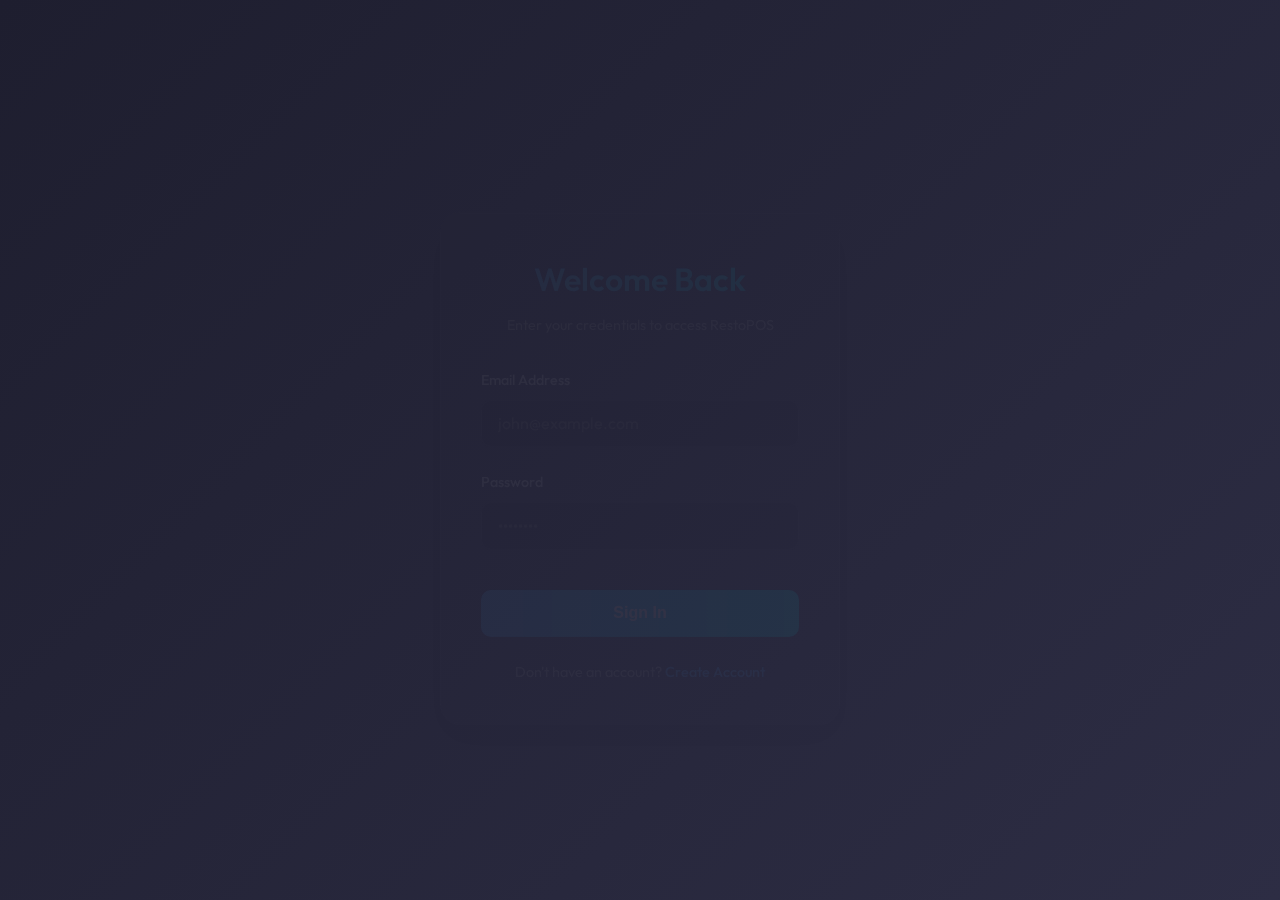
<file: E-bill Application/chatgpt-ebill/index.html>
<!DOCTYPE html>
<html lang="en">

<head>
  <meta charset="UTF-8" />
  <meta name="viewport" content="width=device-width, initial-scale=1.0" />
  <title>M-POS</title>
  <link rel="stylesheet" href="css/style.css">
</head>

<body>

  <header class="navbar">
    <h2 class="logo">M-POS</h2>
    <nav>
      <a href="index.html">POS</a>
      <a href="dashboard.html">Dashboard</a>
      <a href="expenses.html">Expenses</a>
      <a href="products.html">Products</a>
      <a href="reports.html">Reports</a>
      <a href="transactions.html">Transactions</a>
      <div class="profile-container">
        <div class="profile-icon" id="profileIcon">👤</div>
        <div class="profile-dropdown" id="profileDropdown">
          <div class="dropdown-item" id="userNameDisplay">Name</div>
          <div class="dropdown-divider"></div>
          <div class="dropdown-item" onclick="logout()">Logout</div>
        </div>
      </div>
    </nav>
  </header>

  <main class="pos-container">

    <!-- Products -->
    <section class="menu">
      <div class="search-wrapper">
        <input type="text" placeholder="Search menu items..." id="searchMenu" class="search-input">
      </div>

      <div id="categoryNav" class="category-nav"></div>

      <div id="favoritesSection" class="favorites-section hidden">
        <div class="section-header">
          <span>⭐</span> Popular Items
        </div>
        <div id="favoritesGrid" class="favorites-grid"></div>
      </div>

      <div id="productGrid" class="grid"></div>
    </section>

    <!-- Billing -->
    <aside class="bill">
      <h3>Current Order</h3>

      <div id="billItems" class="bill-items"></div>

      <div class="customer-section">
        <div class="section-title">
          <span>👤</span> Customer Details
        </div>
        <div class="input-group">
          <label for="customerName">Name</label>
          <input type="text" id="customerName" placeholder="Enter customer name">
        </div>
        <div class="input-group">
          <label for="customerPhone">Phone / WhatsApp</label>
          <input type="tel" id="customerPhone" placeholder="Enter phone number">
        </div>
      </div>

      <div class="summary">
        <p>Subtotal <span id="subTotal">₹0</span></p>
        <p id="gstRow">GST (<span id="gstPercentLabel">5</span>%) <span id="gst">₹0</span></p>
        <p id="serviceRow">Service (<span id="servicePercentLabel">5</span>%) <span id="service">₹0</span></p>
        <h2>Total <span id="total">₹0</span></h2>
      </div>

      <div class="payment">
        <button onclick="generateBill('CASH')" class="pay-btn cash">Cash</button>
        <button onclick="generateBill('UPI')" class="pay-btn upi">UPI</button>
        <button onclick="generateBill('CARD')" class="pay-btn card">Card</button>
        <div class="platform-btns">
          <button onclick="setPlatform('Direct')" class="platform-btn active" id="platform-Direct">Direct</button>
          <button onclick="setPlatform('Zomato')" class="platform-btn" id="platform-Zomato">Zomato</button>
          <button onclick="setPlatform('Swiggy')" class="platform-btn" id="platform-Swiggy">Swiggy</button>
        </div>
        <button onclick="clearCart()" class="pay-btn clear">Clear</button>
      </div>
    </aside>

  </main>

  <!-- Bill Preview -->
  <div id="billModal" class="modal">
    <div class="bill-preview">
      <div class="PaymentClass">
        <h3>Bill Preview</h3>
        <pre id="billText"></pre>
      </div>
      <div class="modal-buttons">
        <button onclick="printBill()" class="print-btn">Print</button>
        <button onclick="closeModal()" class="close-btn">Close</button>
      </div>
    </div>
  </div>

  <script src="js/api.js"></script>
  <script src="js/common.js"></script>
  <script src="js/pos.js"></script>
</body>

</html>
</file>
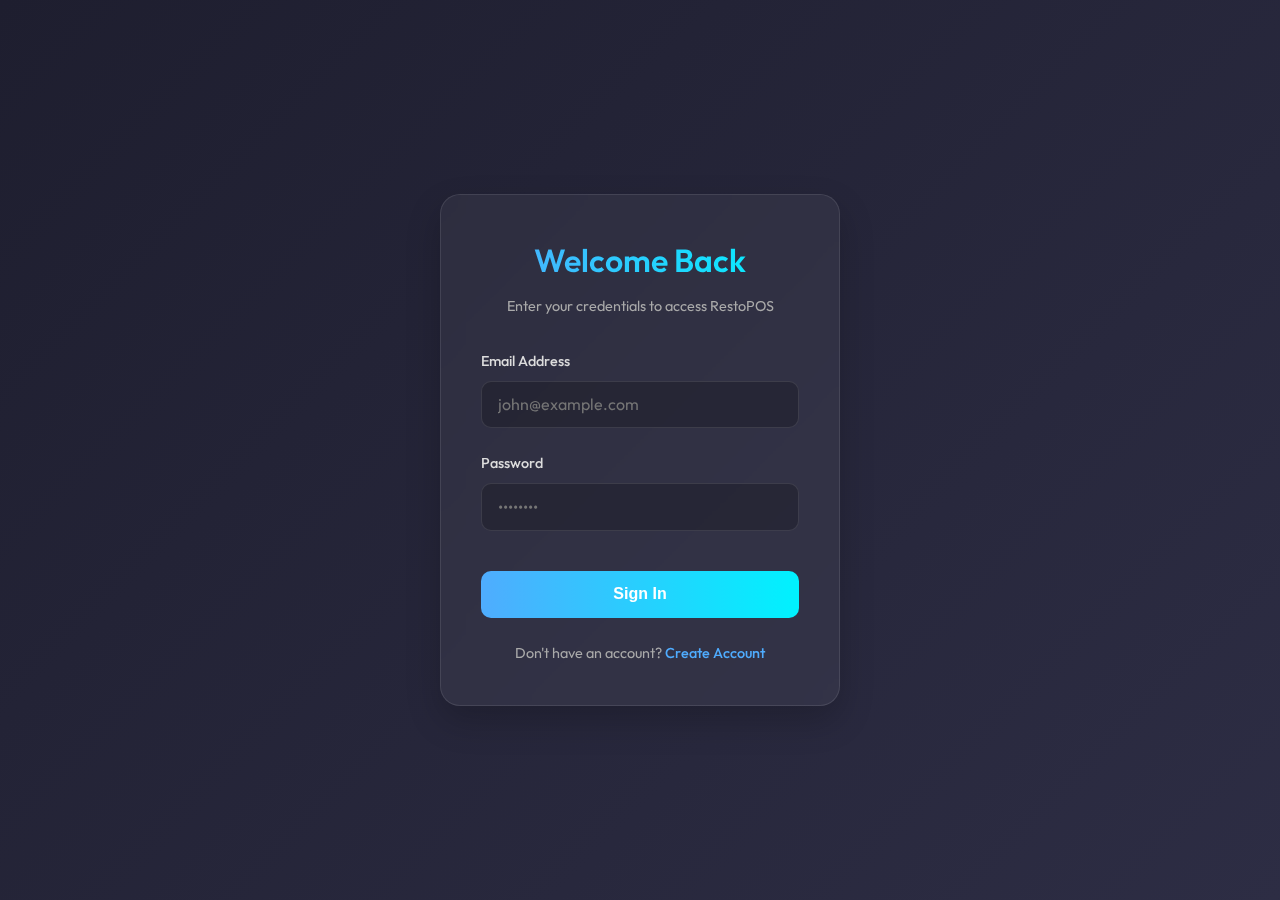
<file: E-bill Application/chatgpt-ebill/login.html>
<!DOCTYPE html>
<html lang="en">

<head>
    <meta charset="UTF-8">
    <meta name="viewport" content="width=device-width, initial-scale=1.0">
    <title>Login - M-POS</title>
    <link href="https://fonts.googleapis.com/css2?family=Outfit:wght@300;400;500;600;700&display=swap" rel="stylesheet">
    <link rel="stylesheet" href="css/style.css">
    <style>
        body {
            display: flex;
            justify-content: center;
            align-items: center;
            min-height: 100vh;
            background: linear-gradient(135deg, #1e1e2f 0%, #2d2d44 100%);
            margin: 0;
            font-family: 'Outfit', sans-serif;
            color: #fff;
        }

        .auth-container {
            background: rgba(255, 255, 255, 0.05);
            backdrop-filter: blur(10px);
            padding: 2.5rem;
            border-radius: 20px;
            border: 1px solid rgba(255, 255, 255, 0.1);
            width: 100%;
            max-width: 400px;
            box-shadow: 0 15px 35px rgba(0, 0, 0, 0.2);
            animation: fadeIn 0.5s ease-out;
        }

        @keyframes fadeIn {
            from {
                opacity: 0;
                transform: translateY(20px);
            }

            to {
                opacity: 1;
                transform: translateY(0);
            }
        }

        .auth-header {
            text-align: center;
            margin-bottom: 2rem;
        }

        .auth-header h1 {
            font-size: 2rem;
            font-weight: 600;
            margin: 0 0 0.5rem 0;
            background: linear-gradient(to right, #4facfe 0%, #00f2fe 100%);
            -webkit-background-clip: text;
            -webkit-text-fill-color: transparent;
        }

        .auth-header p {
            color: #aaa;
            margin: 0;
            font-size: 0.9rem;
        }

        .form-group {
            margin-bottom: 1.5rem;
        }

        .form-group label {
            display: block;
            margin-bottom: 0.5rem;
            font-weight: 500;
            color: #ddd;
            font-size: 0.9rem;
        }

        .form-group input {
            width: 100%;
            padding: 0.8rem 1rem;
            background: rgba(0, 0, 0, 0.2);
            border: 1px solid rgba(255, 255, 255, 0.1);
            border-radius: 10px;
            color: #fff;
            font-size: 1rem;
            font-family: inherit;
            transition: all 0.3s ease;
            box-sizing: border-box;
        }

        .form-group input:focus {
            outline: none;
            border-color: #4facfe;
            background: rgba(0, 0, 0, 0.3);
            box-shadow: 0 0 0 4px rgba(79, 172, 254, 0.1);
        }

        .btn-primary {
            width: 100%;
            padding: 0.9rem;
            border: none;
            border-radius: 10px;
            background: linear-gradient(90deg, #4facfe 0%, #00f2fe 100%);
            color: #fff;
            font-size: 1rem;
            font-weight: 600;
            cursor: pointer;
            transition: transform 0.2s ease, box-shadow 0.2s ease;
            margin-top: 1rem;
        }

        .btn-primary:hover {
            transform: translateY(-2px);
            box-shadow: 0 5px 15px rgba(79, 172, 254, 0.4);
        }

        .btn-primary:active {
            transform: translateY(0);
        }

        .auth-footer {
            text-align: center;
            margin-top: 1.5rem;
            font-size: 0.9rem;
            color: #aaa;
        }

        .auth-footer a {
            color: #4facfe;
            text-decoration: none;
            font-weight: 500;
            transition: color 0.3s ease;
        }

        .auth-footer a:hover {
            color: #00f2fe;
            text-decoration: underline;
        }

        .error-message {
            background: rgba(255, 87, 87, 0.1);
            color: #ff5757;
            padding: 0.8rem;
            border-radius: 8px;
            margin-bottom: 1.5rem;
            font-size: 0.9rem;
            display: none;
            border: 1px solid rgba(255, 87, 87, 0.2);
            display: flex;
            align-items: center;
            gap: 8px;
        }

        .hidden {
            display: none !important;
        }
    </style>
</head>

<body>
    <div class="auth-container">
        <div class="auth-header">
            <h1>Welcome Back</h1>
            <p>Enter your credentials to access RestoPOS</p>
        </div>

        <div id="loginError" class="error-message hidden">
            <svg width="20" height="20" viewBox="0 0 24 24" fill="none" stroke="currentColor" stroke-width="2">
                <circle cx="12" cy="12" r="10"></circle>
                <line x1="12" y1="8" x2="12" y2="12"></line>
                <line x1="12" y1="16" x2="12.01" y2="16"></line>
            </svg>
            <span id="errorMessageText">Invalid email or password</span>
        </div>

        <form id="loginForm" onsubmit="handleLogin(event)">
            <div class="form-group">
                <label for="email">Email Address</label>
                <input type="email" id="email" name="email" placeholder="john@example.com" required>
            </div>

            <div class="form-group">
                <label for="password">Password</label>
                <input type="password" id="password" name="password" placeholder="••••••••" required>
            </div>

            <button type="submit" class="btn-primary" id="loginBtn">Sign In</button>
        </form>

        <div class="auth-footer">
            Don't have an account? <a href="signup.html">Create Account</a>
        </div>
    </div>

    <script src="js/api.js"></script>
    <script>
        async function handleLogin(e) {
            e.preventDefault();
            const email = document.getElementById('email').value;
            const password = document.getElementById('password').value;
            const btn = document.getElementById('loginBtn');
            const errorDiv = document.getElementById('loginError');

            // Reset error
            errorDiv.classList.add('hidden');

            // Loading state
            const originalText = btn.innerText;
            btn.innerText = 'Signing In...';
            btn.disabled = true;

            try {
                const result = await login(email, password);
                if (result.token) {
                    window.location.href = 'index.html'; // Or dashboard.html
                } else {
                    throw new Error(result.error || 'Login failed');
                }
            } catch (err) {
                console.error(err);
                document.getElementById('errorMessageText').innerText = err.message || 'Invalid credentials';
                errorDiv.classList.remove('hidden');
                // Shake animation for error
                const container = document.querySelector('.auth-container');
                container.animate([
                    { transform: 'translateX(0)' },
                    { transform: 'translateX(-5px)' },
                    { transform: 'translateX(5px)' },
                    { transform: 'translateX(0)' }
                ], { duration: 300 });
            } finally {
                btn.innerText = originalText;
                btn.disabled = false;
            }
        }

        // Check if already logged in
        if (checkAuth()) {
            window.location.href = 'index.html';
        }
    </script>
</body>

</html>
</file>
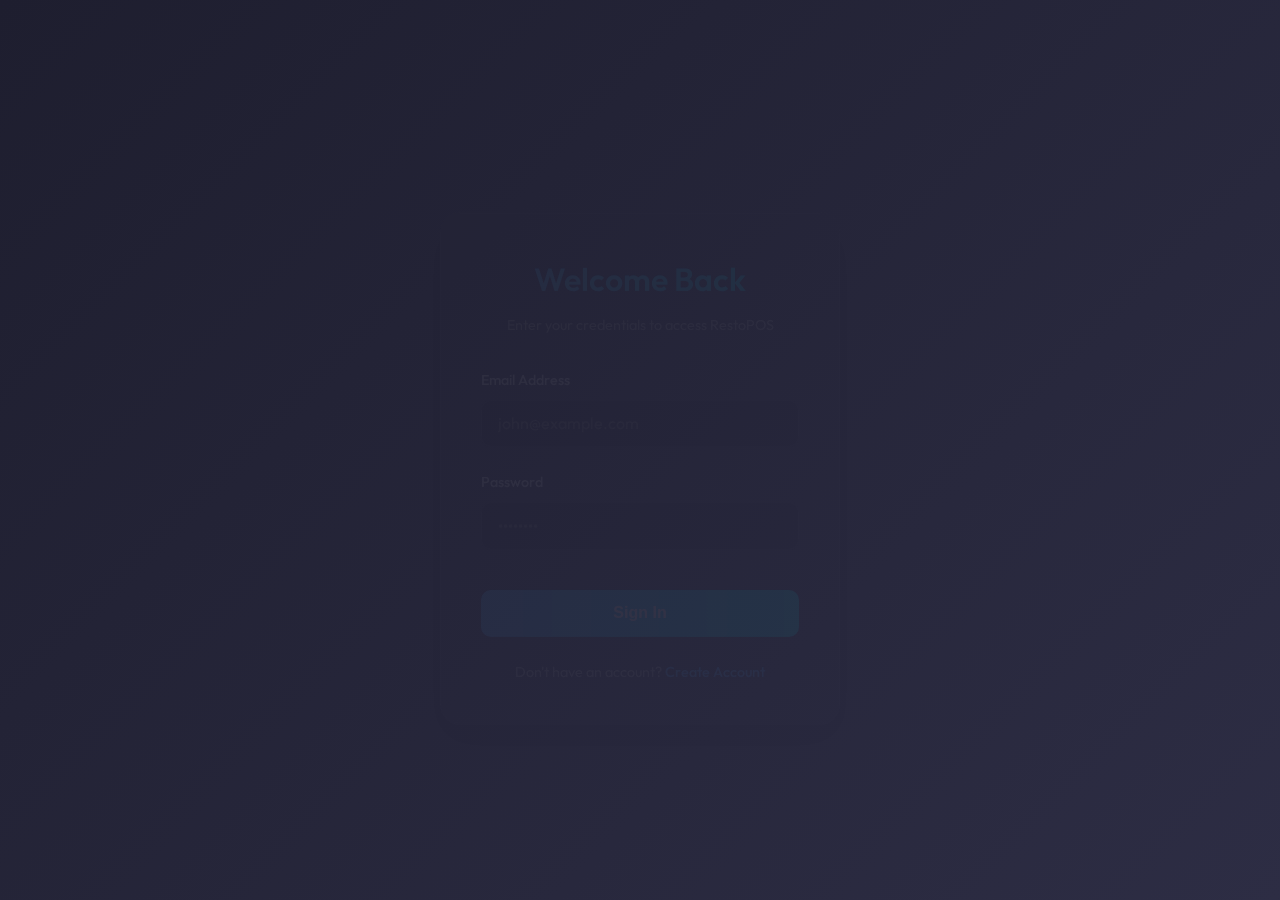
<file: E-bill Application/chatgpt-ebill/products.html>
<!DOCTYPE html>
<html lang="en">

<head>
  <meta charset="UTF-8" />
  <meta name="viewport" content="width=device-width, initial-scale=1.0" />
  <title>Products - M-POS</title>
  <link rel="stylesheet" href="css/style.css">
</head>

<body>

  <header class="navbar">
    <h2 class="logo">M-POS</h2>
    <nav>
      <a href="index.html">POS</a>
      <a href="dashboard.html">Dashboard</a>
      <a href="expenses.html">Expenses</a>
      <a class="active">Products</a>
      <a href="reports.html">Reports</a>
      <a href="transactions.html">Transactions</a>
      <div class="profile-container">
        <div class="profile-icon" id="profileIcon">👤</div>
        <div class="profile-dropdown" id="profileDropdown">
          <div class="dropdown-item" id="userNameDisplay">Name</div>
          <div class="dropdown-divider"></div>
          <div class="dropdown-item" onclick="logout()">Logout</div>
        </div>
      </div>
    </nav>
  </header>

  <main class="products-container">
    <div class="products-header">
      <h1>Products</h1>
      <div class="header-actions">
        <button onclick="showAddProductModal()" class="add-btn">
          <span></span> Add Product
        </button>
        <button onclick="showManageCategoriesModal()" class="add-btn secondary">
          <span>📁</span> Manage Categories
        </button>
      </div>
    </div>

    <div class="search-wrapper">
      <input type="text" placeholder="Search products..." id="searchProducts" class="search-input">
    </div>

    <div id="productsList" class="products-grid"></div>
  </main>

  <!-- Add Product Modal -->
  <div id="productModal" class="modal">
    <div class="modal-content">
      <div class="modal-header">
        <h3 id="modalTitle">📦 Add Product</h3>
        <span class="close" onclick="closeProductModal()">&times;</span>
      </div>
      <form id="productForm">
        <input type="hidden" id="productId">
        <div class="input-group">
          <label for="productName">Product Name</label>
          <input type="text" id="productName" placeholder="Enter product name" required>
        </div>
        <div class="input-group">
          <label for="productPrice">Price (₹)</label>
          <input type="number" id="productPrice" placeholder="Enter price" step="0.01" required>
        </div>
        <div class="input-group">
          <label for="productCategory">Category</label>
          <select id="productCategory" required></select>
        </div>
        <input type="hidden" id="productIsFavorite" value="false">
        <div class="modal-buttons">
          <button type="submit" class="save-btn">Save</button>
          <button type="button" onclick="closeProductModal()" class="close-btn">Cancel</button>
        </div>
      </form>
    </div>
  </div>

  <!-- Category Management Modal -->
  <div id="categoryModal" class="modal">
    <div class="modal-content">
      <div class="modal-header">
        <h3 id="categoryModalTitle">📁 Manage Categories</h3>
        <span class="close" onclick="closeManageCategoriesModal()">&times;</span>
      </div>
      <div class="category-manager">
        <div class="input-group" style="margin-bottom: 1.5rem;">
          <label>Add New Category</label>
          <div style="display: flex; gap: 0.75rem;">
            <input type="text" id="newCategoryName" placeholder="e.g. Beverages" style="flex: 1;">
            <button onclick="handleAddCategory()" class="add-btn"
              style="padding: 0 1.5rem; border-radius: 0.75rem;">Add</button>
          </div>
        </div>
        <div id="categoryListContainer" style="max-height: 200px; overflow-y: auto; margin-bottom: 1rem;">
          <!-- Category items will be rendered here -->
        </div>
      </div>
      <div class="modal-buttons">
        <button type="button" onclick="closeManageCategoriesModal()" class="close-btn">Close</button>
      </div>
    </div>
  </div>

  <script src="js/api.js"></script>
  <script src="js/common.js"></script>
  <script src="js/products.js"></script>
</body>

</html>
</file>
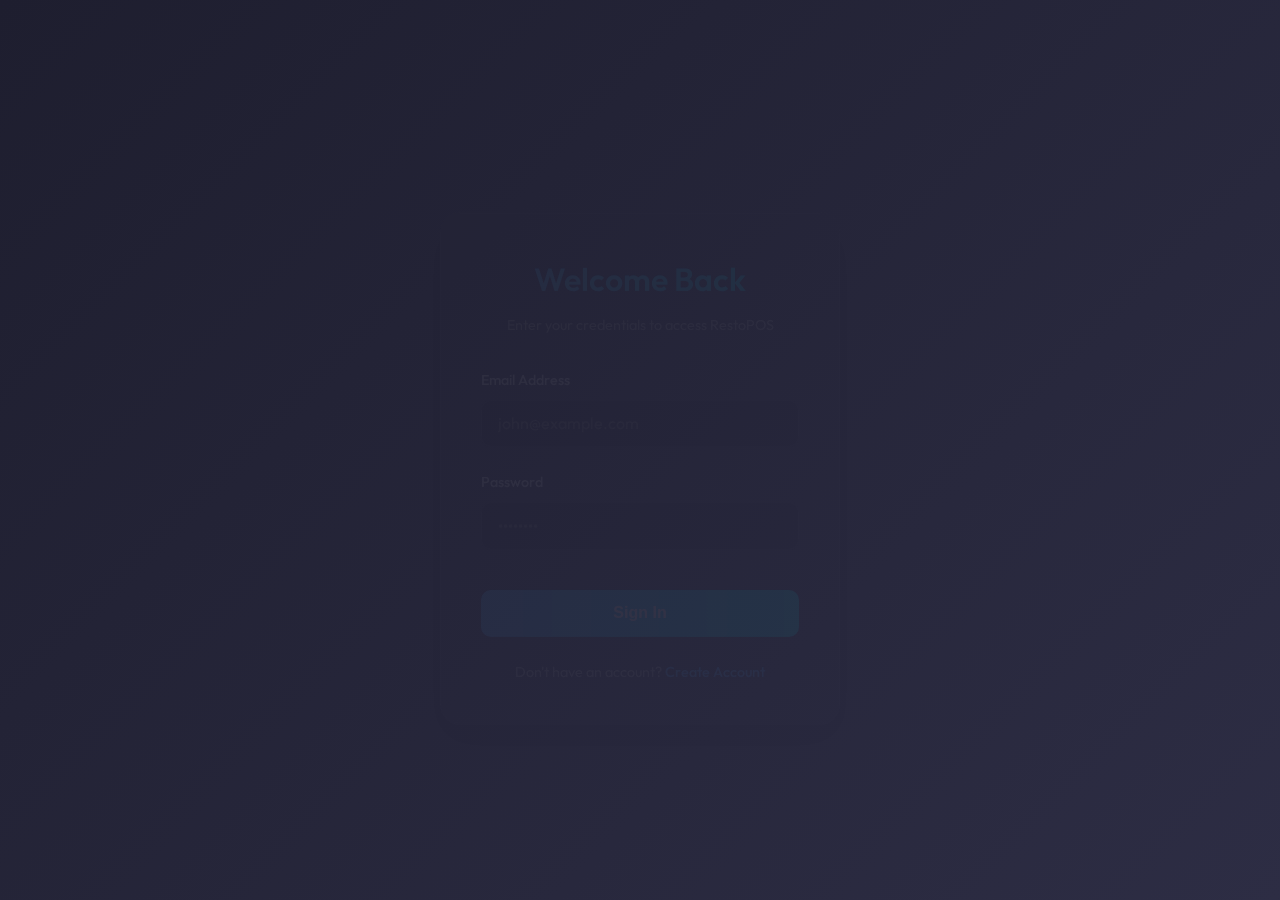
<file: E-bill Application/chatgpt-ebill/reports.html>
<!DOCTYPE html>
<html lang="en">

<head>
    <meta charset="UTF-8">
    <meta name="viewport" content="width=device-width, initial-scale=1.0">
    <title>Report Settings - M-POS</title>
    <link rel="stylesheet" href="css/style.css">
    <style>
        .reports-container {
            padding: 2rem;
            max-width: 1200px;
            margin: 0 auto;
        }

        .table-container {
            overflow-x: auto;
            margin-top: 1rem;
        }

        table {
            width: 100%;
            border-collapse: collapse;
            margin-top: 1rem;
            background: rgba(30, 41, 59, 0.4);
            border-radius: 0.75rem;
            overflow: hidden;
        }

        th,
        td {
            padding: 1.25rem;
            text-align: left;
            border-bottom: 1px solid var(--border);
        }

        th {
            background: rgba(15, 23, 42, 0.6);
            color: var(--text-muted);
            font-weight: 600;
            text-transform: uppercase;
            font-size: 0.8rem;
            letter-spacing: 0.05em;
        }

        .small {
            padding: 0.5rem !important;
            font-size: 0.85rem !important;
        }

        .toast {
            position: fixed;
            bottom: 2rem;
            right: 2rem;
            padding: 1rem 2rem;
            border-radius: 0.75rem;
            color: white;
            font-weight: 500;
            box-shadow: var(--shadow-xl);
            z-index: 1000;
            transition: all 0.3s;
            transform: translateY(0);
        }

        .toast.success {
            background: #10b981;
            border-left: 4px solid #059669;
        }

        .toast.error {
            background: #ef4444;
            border-left: 4px solid #dc2626;
        }

        .toast.hidden {
            opacity: 0;
            transform: translateY(100%);
            pointer-events: none;
        }

        /* Settings Layout */
        .settings-grid {
            display: grid;
            grid-template-columns: repeat(auto-fit, minmax(300px, 1fr));
            gap: 1.5rem;
            margin-top: 1.5rem;
        }

        .setting-card {
            background: rgba(30, 41, 59, 0.4);
            border: 1px solid var(--border);
            padding: 1.5rem;
            border-radius: 1rem;
            display: flex;
            justify-content: space-between;
            align-items: center;
        }

        .setting-info strong {
            display: block;
            font-size: 1.1rem;
            color: var(--text);
            margin-bottom: 0.25rem;
        }

        .setting-controls {
            display: flex;
            align-items: center;
            gap: 1.5rem;
        }

        .input-with-label {
            display: flex;
            align-items: center;
            gap: 0.5rem;
            color: var(--text-muted);
        }

        .small-input {
            width: 60px;
            padding: 0.4rem;
            background: var(--bg-dark);
            border: 1px solid var(--border);
            color: var(--text);
            border-radius: 0.5rem;
            text-align: center;
        }

        .save-settings-row {
            margin-top: 1.5rem;
            display: flex;
            justify-content: flex-end;
        }

        /* Switch Style */
        .switch {
            position: relative;
            display: inline-block;
            width: 50px;
            height: 26px;
        }

        .switch input {
            opacity: 0;
            width: 0;
            height: 0;
        }

        .slider {
            position: absolute;
            cursor: pointer;
            top: 0;
            left: 0;
            right: 0;
            bottom: 0;
            background-color: #334155;
            transition: .4s;
            border-radius: 34px;
        }

        .slider:before {
            position: absolute;
            content: "";
            height: 18px;
            width: 18px;
            left: 4px;
            bottom: 4px;
            background-color: white;
            transition: .4s;
            border-radius: 50%;
        }

        input:checked+.slider {
            background-color: var(--primary);
        }

        input:checked+.slider:before {
            transform: translateX(24px);
        }

        /* Table Icons */
        .action-icon {
            cursor: pointer;
            font-size: 1.2rem;
            margin-right: 0.5rem;
            color: var(--text-muted);
            transition: color 0.2s;
        }

        .action-icon:hover {
            color: var(--primary);
        }

        .run-icon {
            color: #10b981;
        }

        .run-icon:hover {
            color: #059669;
        }

        .refined-table tr:hover {
            background: rgba(255, 255, 255, 0.03);
        }
    </style>
</head>

<body>
    <header class="navbar">
        <h2 class="logo">M-POS</h2>
        <nav>
            <a href="index.html">POS</a>
            <a href="dashboard.html">Dashboard</a>
            <a href="expenses.html">Expenses</a>
            <a href="products.html">Products</a>
            <a class="active">Reports</a>
            <a href="transactions.html">Transactions</a>
            <div class="profile-container">
                <div class="profile-icon" id="profileIcon">👤</div>
                <div class="profile-dropdown" id="profileDropdown">
                    <div class="dropdown-item" id="userNameDisplay">Name</div>
                    <div class="dropdown-divider"></div>
                    <div class="dropdown-item" onclick="logout()">Logout</div>
                </div>
            </div>
        </nav>
    </header>

    <main class="reports-container">
        <div id="settingsSection">
            <div class="reports-header">
                <h1>Report Configuration</h1>
            </div>

            <!-- Global Tax & Charges Configuration -->
            <section class="dashboard-section">
                <div class="section-header-row">
                    <h2>Tax, Charges & Restaurant Details</h2>
                </div>
                <div class="settings-grid">
                    <div class="setting-card">
                        <div class="setting-info">
                            <strong>GST Configuration</strong>
                            <p class="description">Enable or disable GST globally</p>
                        </div>
                        <div class="setting-controls">
                            <label class="switch">
                                <input type="checkbox" id="gstEnabled">
                                <span class="slider round"></span>
                            </label>
                            <div class="input-with-label">
                                <input type="number" id="gstPercentage" placeholder="5" class="small-input text-input">
                                <span>%</span>
                            </div>
                        </div>
                    </div>

                    <div class="setting-card">
                        <div class="setting-info">
                            <strong>Service Charges</strong>
                            <p class="description">Enable or disable service charges</p>
                        </div>
                        <div class="setting-controls">
                            <label class="switch">
                                <input type="checkbox" id="serviceEnabled">
                                <span class="slider round"></span>
                            </label>
                            <div class="input-with-label">
                                <input type="number" id="servicePercentage" placeholder="5"
                                    class="small-input text-input">
                                <span>%</span>
                            </div>
                        </div>
                    </div>
                </div>

                <!-- Restaurant Details Section -->
                <div class="dashboard-section" style="margin-top: 2rem;">
                    <div class="section-header-row">
                        <h2>Restaurant Details</h2>
                        <p class="description" style="color: var(--text-muted);">These details appear at the top of every bill/receipt</p>
                    </div>
                    <div class="settings-grid" style="grid-template-columns: 1fr;">
                        <div class="setting-card" style="flex-direction: column; align-items: flex-start; gap: 1rem;">
                            <div class="setting-info" style="width: 100%;">
                                <strong>Restaurant Information</strong>
                                <p class="description">Configure your restaurant name, address, and phone number</p>
                            </div>
                            <div style="width: 100%; display: flex; flex-direction: column; gap: 1rem;">
                                <input type="text" id="restaurantName" placeholder="Restaurant Name" class="search-input" style="width: 100%; padding: 0.875rem 1rem; font-size: 1rem;">
                                <textarea id="restaurantAddress" placeholder="Address" class="search-input" style="width: 100%; padding: 0.875rem 1rem; font-size: 1rem; min-height: 80px; resize: vertical; font-family: inherit;"></textarea>
                                <input type="text" id="restaurantPhone" placeholder="Phone Number" class="search-input" style="width: 100%; padding: 0.875rem 1rem; font-size: 1rem;">
                            </div>
                        </div>
                    </div>
                </div>
                <div class="save-settings-row"
                    style="margin-top: 1.5rem; display: flex; justify-content: flex-end; gap: 1rem;">
                    <div class="input-group"
                        style="display: flex; gap: 0.5rem; align-items: center; margin-right: auto;">
                        <input type="text" id="reportEmails" placeholder="Recipients (comma-separated)"
                            class="search-input" style="width: 300px;">
                        <button onclick="saveEmails()" class="add-btn small">Save Emails</button>
                    </div>
                    <button onclick="saveGeneralSettings()" class="add-btn">Save Tax Settings</button>
                </div>
            </section>

            <!-- Order Report Schedules -->
            <section class="dashboard-section">
                <div class="section-header-row">
                    <h2>Order Report Schedules</h2>
                    <p class="description" style="color: var(--text-muted); margin-bottom: 1rem;">Configure when order
                        summaries are sent to your email.</p>
                </div>
                <div class="table-container">
                    <table class="refined-table">
                        <thead>
                            <tr>
                                <th>Frequency</th>
                                <th>Status</th>
                                <th>Details</th>
                                <th>Scheduled Time</th>
                                <th>Actions</th>
                            </tr>
                        </thead>
                        <tbody id="orderSchedulesTable">
                            <!-- JS injected -->
                        </tbody>
                    </table>
                </div>
            </section>

            <!-- Expense Report Schedules -->
            <section class="dashboard-section" style="margin-top: 3rem;">
                <div class="section-header-row">
                    <h2>Expense Report Schedules</h2>
                    <p class="description" style="color: var(--text-muted); margin-bottom: 1rem;">Configure when expense
                        summaries are sent to your email.</p>
                </div>
                <div class="table-container">
                    <table class="refined-table">
                        <thead>
                            <tr>
                                <th>Frequency</th>
                                <th>Status</th>
                                <th>Details</th>
                                <th>Scheduled Time</th>
                                <th>Actions</th>
                            </tr>
                        </thead>
                        <tbody id="expenseSchedulesTable">
                            <!-- JS injected -->
                        </tbody>
                    </table>
                </div>
            </section>
        </div>
    </main>

    <!-- Toast Notification -->
    <div id="toast" class="toast hidden"></div>

    <script src="js/api.js"></script>
    <script src="js/common.js"></script>
    <script src="js/reports.js"></script>
</body>

</html>
</file>
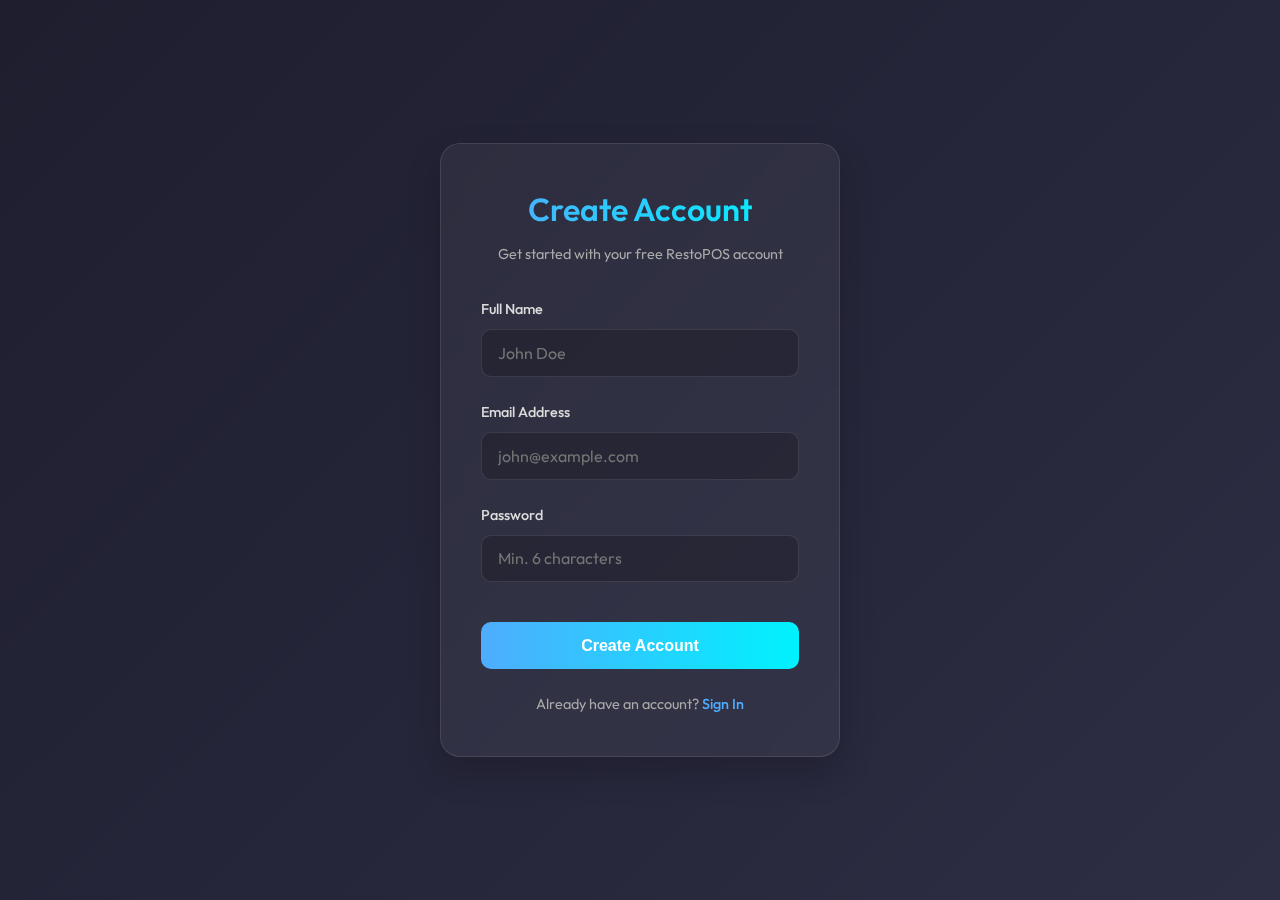
<file: E-bill Application/chatgpt-ebill/signup.html>
<!DOCTYPE html>
<html lang="en">

<head>
    <meta charset="UTF-8">
    <meta name="viewport" content="width=device-width, initial-scale=1.0">
    <title>Sign Up - M-POS</title>
    <link href="https://fonts.googleapis.com/css2?family=Outfit:wght@300;400;500;600;700&display=swap" rel="stylesheet">
    <link rel="stylesheet" href="css/style.css">
    <style>
        body {
            display: flex;
            justify-content: center;
            align-items: center;
            min-height: 100vh;
            background: linear-gradient(135deg, #1e1e2f 0%, #2d2d44 100%);
            margin: 0;
            font-family: 'Outfit', sans-serif;
            color: #fff;
        }

        .auth-container {
            background: rgba(255, 255, 255, 0.05);
            backdrop-filter: blur(10px);
            padding: 2.5rem;
            border-radius: 20px;
            border: 1px solid rgba(255, 255, 255, 0.1);
            width: 100%;
            max-width: 400px;
            box-shadow: 0 15px 35px rgba(0, 0, 0, 0.2);
            animation: fadeIn 0.5s ease-out;
        }

        @keyframes fadeIn {
            from {
                opacity: 0;
                transform: translateY(20px);
            }

            to {
                opacity: 1;
                transform: translateY(0);
            }
        }

        .auth-header {
            text-align: center;
            margin-bottom: 2rem;
        }

        .auth-header h1 {
            font-size: 2rem;
            font-weight: 600;
            margin: 0 0 0.5rem 0;
            background: linear-gradient(to right, #4facfe 0%, #00f2fe 100%);
            -webkit-background-clip: text;
            -webkit-text-fill-color: transparent;
        }

        .auth-header p {
            color: #aaa;
            margin: 0;
            font-size: 0.9rem;
        }

        .form-group {
            margin-bottom: 1.5rem;
        }

        .form-group label {
            display: block;
            margin-bottom: 0.5rem;
            font-weight: 500;
            color: #ddd;
            font-size: 0.9rem;
        }

        .form-group input {
            width: 100%;
            padding: 0.8rem 1rem;
            background: rgba(0, 0, 0, 0.2);
            border: 1px solid rgba(255, 255, 255, 0.1);
            border-radius: 10px;
            color: #fff;
            font-size: 1rem;
            font-family: inherit;
            transition: all 0.3s ease;
            box-sizing: border-box;
        }

        .form-group input:focus {
            outline: none;
            border-color: #4facfe;
            background: rgba(0, 0, 0, 0.3);
            box-shadow: 0 0 0 4px rgba(79, 172, 254, 0.1);
        }

        .btn-primary {
            width: 100%;
            padding: 0.9rem;
            border: none;
            border-radius: 10px;
            background: linear-gradient(90deg, #4facfe 0%, #00f2fe 100%);
            color: #fff;
            font-size: 1rem;
            font-weight: 600;
            cursor: pointer;
            transition: transform 0.2s ease, box-shadow 0.2s ease;
            margin-top: 1rem;
        }

        .btn-primary:hover {
            transform: translateY(-2px);
            box-shadow: 0 5px 15px rgba(79, 172, 254, 0.4);
        }

        .btn-primary:active {
            transform: translateY(0);
        }

        .auth-footer {
            text-align: center;
            margin-top: 1.5rem;
            font-size: 0.9rem;
            color: #aaa;
        }

        .auth-footer a {
            color: #4facfe;
            text-decoration: none;
            font-weight: 500;
            transition: color 0.3s ease;
        }

        .auth-footer a:hover {
            color: #00f2fe;
            text-decoration: underline;
        }

        .error-message {
            background: rgba(255, 87, 87, 0.1);
            color: #ff5757;
            padding: 0.8rem;
            border-radius: 8px;
            margin-bottom: 1.5rem;
            font-size: 0.9rem;
            display: flex;
            align-items: center;
            gap: 8px;
            border: 1px solid rgba(255, 87, 87, 0.2);
        }

        .hidden {
            display: none !important;
        }
    </style>
</head>

<body>
    <div class="auth-container">
        <div class="auth-header">
            <h1>Create Account</h1>
            <p>Get started with your free RestoPOS account</p>
        </div>

        <div id="signupError" class="error-message hidden">
            <svg width="20" height="20" viewBox="0 0 24 24" fill="none" stroke="currentColor" stroke-width="2">
                <circle cx="12" cy="12" r="10"></circle>
                <line x1="12" y1="8" x2="12" y2="12"></line>
                <line x1="12" y1="16" x2="12.01" y2="16"></line>
            </svg>
            <span id="errorMessageText">Registration failed</span>
        </div>

        <form id="signupForm" onsubmit="handleSignup(event)">
            <div class="form-group">
                <label for="name">Full Name</label>
                <input type="text" id="name" name="name" placeholder="John Doe" required>
            </div>

            <div class="form-group">
                <label for="email">Email Address</label>
                <input type="email" id="email" name="email" placeholder="john@example.com" required>
            </div>

            <div class="form-group">
                <label for="password">Password</label>
                <input type="password" id="password" name="password" placeholder="Min. 6 characters" required
                    minlength="6">
            </div>

            <button type="submit" class="btn-primary" id="signupBtn">Create Account</button>
        </form>

        <div class="auth-footer">
            Already have an account? <a href="login.html">Sign In</a>
        </div>
    </div>

    <script src="js/api.js"></script>
    <script>
        async function handleSignup(e) {
            e.preventDefault();
            const name = document.getElementById('name').value;
            const email = document.getElementById('email').value;
            const password = document.getElementById('password').value;
            const btn = document.getElementById('signupBtn');
            const errorDiv = document.getElementById('signupError');

            // Reset error
            errorDiv.classList.add('hidden');

            // Loading state
            const originalText = btn.innerText;
            btn.innerText = 'Creating Account...';
            btn.disabled = true;

            try {
                const result = await signup(name, email, password);
                if (result.token) {
                    window.location.href = 'index.html'; // Or dashboard.html
                } else {
                    // Handle validation errors block
                    let msg = 'Registration failed';
                    if (result.errors) {
                        msg = Object.values(result.errors).flat().join(', ');
                    }
                    throw new Error(msg);
                }
            } catch (err) {
                console.error(err);
                document.getElementById('errorMessageText').innerText = err.message || 'Registration failed';
                errorDiv.classList.remove('hidden');
                // Shake animation
                const container = document.querySelector('.auth-container');
                container.animate([
                    { transform: 'translateX(0)' },
                    { transform: 'translateX(-5px)' },
                    { transform: 'translateX(5px)' },
                    { transform: 'translateX(0)' }
                ], { duration: 300 });
            } finally {
                btn.innerText = originalText;
                btn.disabled = false;
            }
        }

        // Check if already logged in
        if (checkAuth()) {
            window.location.href = 'index.html';
        }
    </script>
</body>

</html>
</file>
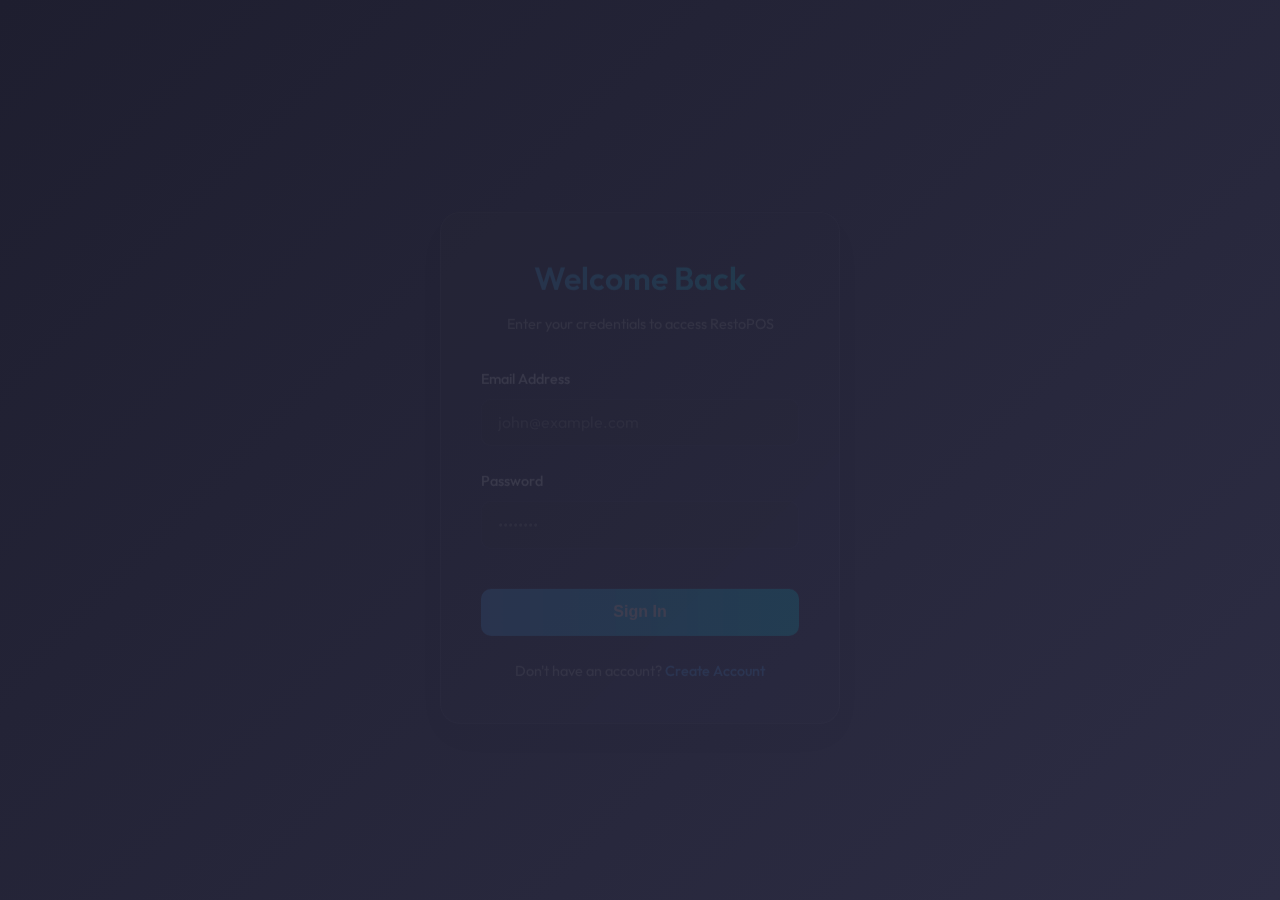
<file: E-bill Application/chatgpt-ebill/transactions.html>
<!DOCTYPE html>
<html lang="en">

<head>
    <meta charset="UTF-8">
    <meta name="viewport" content="width=device-width, initial-scale=1.0">
    <title>Transactions - M-POS</title>
    <link rel="stylesheet" href="css/style.css">
</head>

<body>
    <header class="navbar">
        <h2 class="logo">M-POS</h2>
        <nav id="main-nav">
            <!-- Injected by common logic or manually added -->
            <a href="index.html">POS</a>
            <a href="dashboard.html">Dashboard</a>
            <a href="expenses.html">Expenses</a>
            <a href="products.html">Products</a>
            <a href="reports.html">Reports</a>
            <a class="active">Transactions</a>
            <div class="profile-container">
                <div class="profile-icon" id="profileIcon">👤</div>
                <div class="profile-dropdown" id="profileDropdown">
                    <div class="dropdown-item" id="userNameDisplay">Name</div>
                    <div class="dropdown-divider"></div>
                    <div class="dropdown-item" onclick="logout()">Logout</div>
                </div>
            </div>
        </nav>
    </header>

    <main class="reports-container">
        <div class="reports-header transactions-header">
            <h1>Transaction History</h1>
            <div class="history-filters">
                <input type="date" id="historyStartDate" class="date-input">
                <input type="date" id="historyEndDate" class="date-input">
                <button onclick="loadTransactions()" class="page-btn">Filter</button>
                <button onclick="exportTransactions()" class="add-btn small">Export</button>
            </div>
        </div>
        <div class="table-container" style="background: rgba(30, 41, 59, 0.4); border-radius: 1rem; padding: 1rem;">
            <table class="data-table" style="width: 100%; border-collapse: collapse;">
                <thead>
                    <tr style="text-align: left; color: var(--text-muted); border-bottom: 1px solid var(--border);">
                        <th style="padding: 1rem;">Bill #</th>
                        <th style="padding: 1rem;">Time</th>
                        <th style="padding: 1rem;">Platform</th>
                        <th style="padding: 1rem;">Method</th>
                        <th style="padding: 1rem;">Items</th>
                        <th style="padding: 1rem;">Total</th>
                    </tr>
                </thead>
                <tbody id="transactionsTable">
                    <!-- JS injected -->
                </tbody>
            </table>
            <div id="historyPagination" class="pagination" style="margin-top: 1rem; justify-content: center;"></div>
        </div>
    </main>

    <div id="toast" class="toast hidden"></div>

    <script src="js/api.js"></script>
    <script src="js/common.js"></script>
    <script src="js/transactions.js"></script>
</body>

</html>
</file>
<file: E-bill Application/chatgpt-ebill/css/style.css>
@import url('https://fonts.googleapis.com/css2?family=Inter:wght@300;400;500;600;700;800&display=swap');

* {
  margin: 0;
  padding: 0;
  box-sizing: border-box;
}

:root {
  --primary: #6366f1;
  --primary-dark: #4f46e5;
  --primary-light: #818cf8;
  --accent: #f59e0b;
  --accent-light: #fbbf24;
  --success: #10b981;
  --danger: #ef4444;
  --warning: #f59e0b;
  --info: #3b82f6;
  --bg-primary: #0f172a;
  --bg-secondary: #1e293b;
  --bg-tertiary: #334155;
  --text-primary: #f8fafc;
  --text-secondary: #cbd5e1;
  --text-muted: #94a3b8;
  --border: rgba(148, 163, 184, 0.1);
  --shadow-sm: 0 1px 2px 0 rgba(0, 0, 0, 0.05);
  --shadow-md: 0 4px 6px -1px rgba(0, 0, 0, 0.1), 0 2px 4px -1px rgba(0, 0, 0, 0.06);
  --shadow-lg: 0 10px 15px -3px rgba(0, 0, 0, 0.1), 0 4px 6px -2px rgba(0, 0, 0, 0.05);
  --shadow-xl: 0 20px 25px -5px rgba(0, 0, 0, 0.1), 0 10px 10px -5px rgba(0, 0, 0, 0.04);
  --shadow-glow: 0 0 20px rgba(99, 102, 241, 0.3);
}

body {
  margin: 0;
  font-family: 'Inter', '-apple-system', 'BlinkMacSystemFont', 'Segoe UI', sans-serif;
  background: linear-gradient(135deg, #0f172a 0%, #1e293b 100%);
  color: var(--text-primary);
  min-height: 100vh;
  line-height: 1.6;
  -webkit-font-smoothing: antialiased;
  -moz-osx-font-smoothing: grayscale;
}

/* Navbar */
.navbar {
  display: flex;
  justify-content: space-between;
  align-items: center;
  padding: 1rem 2rem;
  background: rgba(30, 41, 59, 0.8);
  backdrop-filter: blur(20px);
  -webkit-backdrop-filter: blur(20px);
  border-bottom: 1px solid var(--border);
  position: sticky;
  top: 0;
  z-index: 100;
  box-shadow: var(--shadow-md);
}

.logo {
  background: linear-gradient(135deg, var(--primary) 0%, var(--accent) 100%);
  -webkit-background-clip: text;
  -webkit-text-fill-color: transparent;
  background-clip: text;
  font-size: 1.75rem;
  font-weight: 800;
  letter-spacing: -0.5px;
}

nav {
  display: flex;
  gap: 0.5rem;
  align-items: center;
}

.profile-container {
  position: relative;
  margin-left: 1rem;
}

.profile-icon {
  width: 40px;
  height: 40px;
  border-radius: 50%;
  background: var(--bg-tertiary);
  display: flex;
  align-items: center;
  justify-content: center;
  cursor: pointer;
  border: 2px solid var(--border);
  transition: all 0.3s;
  font-size: 1.2rem;
}

.profile-icon:hover {
  border-color: var(--primary);
  transform: scale(1.05);
}

.profile-dropdown {
  position: absolute;
  top: 120%;
  right: 0;
  background: var(--bg-secondary);
  border: 1px solid var(--border);
  border-radius: 0.75rem;
  padding: 0.5rem;
  min-width: 150px;
  box-shadow: var(--shadow-xl);
  display: none;
  z-index: 1000;
  animation: fadeIn 0.2s ease-out;
}

.profile-dropdown.show {
  display: block;
}

.dropdown-item {
  padding: 0.75rem 1rem;
  color: var(--text-primary);
  text-decoration: none;
  display: flex;
  align-items: center;
  gap: 0.5rem;
  border-radius: 0.5rem;
  transition: all 0.2s;
  cursor: pointer;
}

.dropdown-item:hover {
  background: rgba(99, 102, 241, 0.1);
  color: var(--primary-light);
}

.dropdown-divider {
  height: 1px;
  background: var(--border);
  margin: 0.5rem 0;
}

nav a {
  color: var(--text-secondary);
  text-decoration: none;
  padding: 0.75rem 1.5rem;
  border-radius: 0.75rem;
  transition: all 0.3s cubic-bezier(0.4, 0, 0.2, 1);
  font-weight: 500;
  font-size: 0.95rem;
  position: relative;
  overflow: hidden;
}

nav a::before {
  content: '';
  position: absolute;
  top: 0;
  left: -100%;
  width: 100%;
  height: 100%;
  background: linear-gradient(90deg, transparent, rgba(99, 102, 241, 0.1), transparent);
  transition: left 0.5s;
}

nav a:hover::before {
  left: 100%;
}

nav a:hover {
  color: var(--text-primary);
  background: rgba(99, 102, 241, 0.1);
  transform: translateY(-2px);
}

nav a.active {
  color: var(--primary-light);
  background: rgba(99, 102, 241, 0.15);
  box-shadow: 0 0 20px rgba(99, 102, 241, 0.2);
}

/* POS Container */
.pos-container {
  display: flex;
  height: calc(100vh - 73px);
  gap: 0;
}

/* Menu Section */
.menu {
  width: 70%;
  padding: 2rem;
  overflow-y: auto;
  background: rgba(15, 23, 42, 0.5);
}

.menu-header {
  margin-bottom: 1.5rem;
}

.search-wrapper {
  position: relative;
  margin-bottom: 2rem;
}

.search-input {
  width: 100%;
  padding: 1rem 1rem 1rem 3rem;
  background: rgba(30, 41, 59, 0.6);
  backdrop-filter: blur(10px);
  border: 1px solid var(--border);
  border-radius: 1rem;
  color: var(--text-primary);
  font-size: 1rem;
  transition: all 0.3s cubic-bezier(0.4, 0, 0.2, 1);
  font-weight: 400;
}

.search-input::placeholder {
  color: var(--text-muted);
}

.search-input:focus {
  outline: none;
  border-color: var(--primary);
  background: rgba(30, 41, 59, 0.8);
  box-shadow: 0 0 0 4px rgba(99, 102, 241, 0.1), var(--shadow-lg);
  transform: translateY(-2px);
}

.search-wrapper::before {
  content: '🔍';
  position: absolute;
  left: 1rem;
  top: 50%;
  transform: translateY(-50%);
  font-size: 1.2rem;
  opacity: 0.6;
}

.grid {
  display: grid;
  grid-template-columns: repeat(auto-fill, minmax(220px, 1fr));
  gap: 1.5rem;
}

.card {
  background: rgba(30, 41, 59, 0.6);
  backdrop-filter: blur(20px);
  padding: 1.5rem;
  border-radius: 1.25rem;
  border: 1px solid var(--border);
  transition: all 0.4s cubic-bezier(0.4, 0, 0.2, 1);
  cursor: pointer;
  position: relative;
  overflow: hidden;
}

.card::before {
  content: '';
  position: absolute;
  top: 0;
  left: 0;
  right: 0;
  height: 3px;
  background: linear-gradient(90deg, var(--primary), var(--accent));
  transform: scaleX(0);
  transition: transform 0.4s cubic-bezier(0.4, 0, 0.2, 1);
}

.card:hover::before {
  transform: scaleX(1);
}

.card:hover {
  transform: translateY(-8px) scale(1.02);
  box-shadow: var(--shadow-xl), var(--shadow-glow);
  border-color: rgba(99, 102, 241, 0.5);
  background: rgba(30, 41, 59, 0.8);
}

.card h4 {
  margin-bottom: 0.5rem;
  color: var(--text-primary);
  font-weight: 600;
  font-size: 1.1rem;
  letter-spacing: -0.3px;
}

.card .price {
  color: var(--accent-light);
  font-weight: 700;
  font-size: 1.5rem;
  margin-bottom: 0.5rem;
  display: flex;
  align-items: center;
  gap: 0.25rem;
}

.card .category {
  font-size: 0.75rem;
  color: var(--text-muted);
  text-transform: uppercase;
  letter-spacing: 0.5px;
  margin-bottom: 1rem;
  padding: 0.25rem 0.75rem;
  background: rgba(99, 102, 241, 0.1);
  border-radius: 0.5rem;
  display: inline-block;
}

.card button {
  width: 100%;
  margin-top: 0.75rem;
  background: linear-gradient(135deg, var(--primary) 0%, var(--primary-dark) 100%);
  border: none;
  padding: 0.875rem 1.5rem;
  cursor: pointer;
  border-radius: 0.75rem;
  color: #fff;
  font-weight: 600;
  font-size: 0.95rem;
  transition: all 0.3s cubic-bezier(0.4, 0, 0.2, 1);
  box-shadow: var(--shadow-md);
  position: relative;
  overflow: hidden;
}

.card button::before {
  content: '';
  position: absolute;
  top: 50%;
  left: 50%;
  width: 0;
  height: 0;
  border-radius: 50%;
  background: rgba(255, 255, 255, 0.3);
  transform: translate(-50%, -50%);
  transition: width 0.6s, height 0.6s;
}

.card button:hover::before {
  width: 300px;
  height: 300px;
}

.card button:hover {
  background: linear-gradient(135deg, var(--primary-light) 0%, var(--primary) 100%);
  transform: translateY(-2px);
  box-shadow: var(--shadow-lg), 0 0 20px rgba(99, 102, 241, 0.4);
}

.card button:active {
  transform: translateY(0);
}

/* Category Navigation */
.category-nav {
  display: flex;
  gap: 0.75rem;
  margin-bottom: 2rem;
  overflow-x: auto;
  padding-bottom: 0.5rem;
  scrollbar-width: none;
  /* Firefox */
  -ms-overflow-style: none;
  /* IE and Edge */
}

.category-nav::-webkit-scrollbar {
  display: none;
  /* Chrome, Safari, Opera */
}

.category-btn {
  background: rgba(30, 41, 59, 0.6);
  backdrop-filter: blur(10px);
  border: 1px solid var(--border);
  padding: 0.75rem 1.5rem;
  border-radius: 0.75rem;
  color: var(--text-secondary);
  font-weight: 600;
  cursor: pointer;
  white-space: nowrap;
  transition: all 0.3s cubic-bezier(0.4, 0, 0.2, 1);
}

.category-btn:hover {
  background: rgba(30, 41, 59, 0.8);
  border-color: var(--primary);
  color: var(--text-primary);
  transform: translateY(-2px);
}

.category-btn.active {
  background: linear-gradient(135deg, var(--primary) 0%, var(--primary-dark) 100%);
  color: white;
  border-color: var(--primary-light);
  box-shadow: 0 0 15px rgba(99, 102, 241, 0.3);
}

.products-header {
  display: flex;
  justify-content: space-between;
  align-items: center;
  margin-bottom: 2rem;
  padding-bottom: 1rem;
  border-bottom: 1px solid var(--border);
}

.products-header h1 {
  font-size: 2rem;
  font-weight: 800;
  letter-spacing: -1px;
}

.header-actions {
  display: flex;
  gap: 1rem;
}

.add-btn {
  display: inline-flex;
  align-items: center;
  gap: 0.6rem;
  padding: 0.75rem 1.5rem;
  border-radius: 0.75rem;
  font-weight: 700;
  font-size: 0.95rem;
  cursor: pointer;
  transition: all 0.3s cubic-bezier(0.4, 0, 0.2, 1);
  border: none;
  background: var(--primary);
  color: white;
  box-shadow: 0 4px 6px -1px rgba(99, 102, 241, 0.3), 0 2px 4px -1px rgba(99, 102, 241, 0.1);
}

.add-btn:hover {
  background: var(--primary-dark);
  transform: translateY(-2px);
  box-shadow: 0 10px 15px -3px rgba(99, 102, 241, 0.4), 0 4px 6px -2px rgba(99, 102, 241, 0.2);
}

.add-btn.secondary {
  background: var(--bg-tertiary);
  color: var(--text-primary);
  box-shadow: var(--shadow-sm);
}

.add-btn.secondary:hover {
  background: var(--bg-tertiary);
  filter: brightness(1.2);
}

.category-group-header {
  font-size: 1.4rem;
  font-weight: 700;
  color: var(--text-primary);
  margin-bottom: 1.5rem;
  padding: 0.5rem 1rem;
  background: rgba(148, 163, 184, 0.05);
  border-radius: 0.75rem;
  display: flex;
  align-items: center;
  gap: 0.75rem;
  border-left: 4px solid var(--primary);
}

.category-group-header::before {
  content: '📁';
  font-size: 1.25rem;
}

/* Bill Section */
.bill {
  width: 30%;
  background: rgba(30, 41, 59, 0.8);
  backdrop-filter: blur(20px);
  padding: 2rem;
  border-left: 1px solid var(--border);
  display: flex;
  flex-direction: column;
  box-shadow: -4px 0 20px rgba(0, 0, 0, 0.2);
}

.bill h3 {
  margin-bottom: 1.5rem;
  color: var(--text-primary);
  font-weight: 700;
  font-size: 1.5rem;
  display: flex;
  align-items: center;
  gap: 0.5rem;
}

.bill h3::before {
  content: '🛒';
  font-size: 1.5rem;
}

.bill-items {
  flex: 1;
  overflow-y: auto;
  margin-bottom: 1.5rem;
  padding-right: 0.5rem;
}

.bill-items::-webkit-scrollbar {
  width: 6px;
}

.bill-items::-webkit-scrollbar-thumb {
  background: var(--primary);
  border-radius: 3px;
}

.bill-item {
  display: flex;
  justify-content: space-between;
  align-items: flex-start;
  padding: 1rem;
  margin-bottom: 0.75rem;
  background: rgba(15, 23, 42, 0.5);
  border-radius: 0.75rem;
  border: 1px solid var(--border);
  transition: all 0.3s;
}

.bill-item:hover {
  background: rgba(15, 23, 42, 0.7);
  transform: translateX(4px);
  border-color: var(--primary);
}

.bill-item-name {
  flex: 1;
}

.bill-item-name strong {
  display: block;
  color: var(--text-primary);
  font-weight: 600;
  margin-bottom: 0.5rem;
}

.bill-item-controls {
  display: flex;
  align-items: center;
  gap: 0.5rem;
  margin-top: 0.5rem;
}

.bill-item-controls button {
  background: rgba(99, 102, 241, 0.2);
  border: 1px solid var(--primary);
  color: var(--primary-light);
  padding: 0.25rem 0.75rem;
  border-radius: 0.5rem;
  cursor: pointer;
  font-weight: 600;
  transition: all 0.2s;
  font-size: 0.875rem;
}

.bill-item-controls button:hover {
  background: var(--primary);
  color: white;
  transform: scale(1.1);
}

.bill-item-controls span {
  color: var(--text-secondary);
  font-weight: 600;
  min-width: 2rem;
  text-align: center;
}

.bill-item-price {
  color: var(--accent-light);
  font-weight: 700;
  font-size: 1.1rem;
  margin-left: 1rem;
}

.bill-item-remove {
  background: rgba(239, 68, 68, 0.2);
  border: 1px solid var(--danger);
  color: var(--danger);
  padding: 0.5rem;
  border-radius: 0.5rem;
  cursor: pointer;
  margin-left: 0.75rem;
  font-size: 1rem;
  width: 2rem;
  height: 2rem;
  display: flex;
  align-items: center;
  justify-content: center;
  transition: all 0.2s;
}

.bill-item-remove:hover {
  background: var(--danger);
  color: white;
  transform: scale(1.1) rotate(90deg);
}

.summary {
  border-top: 2px solid var(--border);
  padding-top: 1.5rem;
  margin-bottom: 1.5rem;
}

.summary p {
  display: flex;
  justify-content: space-between;
  margin-bottom: 0.75rem;
  color: var(--text-secondary);
  font-size: 0.95rem;
}

.summary h2 {
  display: flex;
  justify-content: space-between;
  margin-top: 1rem;
  padding-top: 1rem;
  border-top: 2px solid var(--primary);
  color: var(--primary-light);
  font-size: 1.75rem;
  font-weight: 800;
  letter-spacing: -0.5px;
}

.payment {
  display: grid;
  grid-template-columns: 1fr 1fr;
  gap: 0.75rem;
}

.pay-btn {
  padding: 1rem;
  border: none;
  border-radius: 0.75rem;
  cursor: pointer;
  font-weight: 600;
  font-size: 0.95rem;
  transition: all 0.3s cubic-bezier(0.4, 0, 0.2, 1);
  position: relative;
  overflow: hidden;
  box-shadow: var(--shadow-md);
}

.pay-btn::before {
  content: '';
  position: absolute;
  top: 50%;
  left: 50%;
  width: 0;
  height: 0;
  border-radius: 50%;
  background: rgba(255, 255, 255, 0.2);
  transform: translate(-50%, -50%);
  transition: width 0.6s, height 0.6s;
}

.pay-btn:hover::before {
  width: 300px;
  height: 300px;
}

.pay-btn.cash {
  background: linear-gradient(135deg, var(--success) 0%, #059669 100%);
  color: #fff;
}

.pay-btn.upi {
  background: linear-gradient(135deg, var(--info) 0%, #2563eb 100%);
  color: #fff;
}

.pay-btn.card {
  background: linear-gradient(135deg, #8b5cf6 0%, #7c3aed 100%);
  color: #fff;
}

.pay-btn.clear {
  grid-column: 1 / -1;
  background: linear-gradient(135deg, var(--danger) 0%, #dc2626 100%);
  color: #fff;
}

.pay-btn:hover {
  transform: translateY(-3px);
  box-shadow: var(--shadow-xl);
}

.pay-btn:active {
  transform: translateY(-1px);
}

/* Modal */
.modal {
  position: fixed;
  inset: 0;
  background: rgba(0, 0, 0, 0.6);
  backdrop-filter: blur(4px);
  -webkit-backdrop-filter: blur(4px);
  display: none;
  justify-content: center;
  align-items: center;
  z-index: 1000;
  opacity: 0;
}

.modal.show {
  display: flex;
  animation: fadeIn 0.3s forwards;
}

.modal.closing {
  display: flex;
  /* Keep flex while closing */
  animation: fadeOut 0.3s forwards;
}

.modal-content {
  background: var(--bg-secondary);
  border: 1px solid rgba(255, 255, 255, 0.1);
  padding: 3rem;
  width: 550px;
  max-width: 95%;
  border-radius: 2rem;
  box-shadow: 0 50px 100px -20px rgba(0, 0, 0, 0.5);
  position: relative;
  overflow: hidden;
  transition: all 0.4s cubic-bezier(0.16, 1, 0.3, 1);
}

.modal.show .modal-content {
  animation: zoomIn 0.3s forwards cubic-bezier(0.16, 1, 0.3, 1);
}

.modal.closing .modal-content {
  animation: zoomOut 0.3s forwards cubic-bezier(0.16, 1, 0.3, 1);
}

@keyframes fadeIn {
  from {
    opacity: 0;
  }

  to {
    opacity: 1;
  }
}

@keyframes fadeOut {
  from {
    opacity: 1;
  }

  to {
    opacity: 0;
  }
}

@keyframes zoomIn {
  from {
    opacity: 0;
    transform: scale(0.95) translateY(10px);
  }

  to {
    opacity: 1;
    transform: scale(1) translateY(0);
  }
}

@keyframes zoomOut {
  from {
    opacity: 1;
    transform: scale(1) translateY(0);
  }

  to {
    opacity: 0;
    transform: scale(0.95) translateY(10px);
  }
}

.modal-header {
  display: flex;
  justify-content: space-between;
  align-items: center;
  margin-bottom: 1.5rem;
}


.modal-header h3 {
  margin: 0;
  color: var(--text-primary);
  font-size: 1.75rem;
  font-weight: 800;
  letter-spacing: -0.5px;
}

.close {
  color: var(--text-muted);
  font-size: 1.5rem;
  cursor: pointer;
  transition: color 0.2s;
  line-height: 1;
}

.close:hover {
  color: var(--danger);
}

.modal-actions {
  display: flex;
  justify-content: flex-end;
  gap: 1rem;
  margin-top: 2rem;
}


.bill-preview h3,
.modal-content h3 {
  margin-bottom: 1.5rem;
  color: var(--primary-light);
  text-align: center;
  font-weight: 700;
  font-size: 1.5rem;
}

.bill-preview {
  display: flex;
  flex-direction: column;
  align-items: center;
  max-width: 400px;
  margin: 0 auto;
}

.bill-preview pre {
  background: white;
  color: black;
  padding: 1rem;
  font-family: 'Consolas', 'Courier New', monospace;
  font-size: 14px;
  line-height: 1.4;
  white-space: pre;
  width: 100%;
  border: 1px dashed #ccc;
  margin-bottom: 1.5rem;
}

.PaymentClass {
  text-align: center;
  font-family: 'Inter', sans-serif;
  padding: 10px;
}

.modal-actions {
  display: flex;
  justify-content: flex-end;
  align-items: center;
  gap: 1rem;
  margin-top: 2rem;
}

/* Button Styles */
.primary-btn {
  background: linear-gradient(135deg, var(--primary) 0%, var(--primary-dark) 100%);
  color: #fff;
  border: none;
  padding: 0.75rem 1.5rem;
  border-radius: 0.75rem;
  cursor: pointer;
  font-weight: 600;
  font-size: 0.95rem;
  display: inline-flex;
  align-items: center;
  gap: 0.5rem;
  transition: all 0.3s cubic-bezier(0.4, 0, 0.2, 1);
  box-shadow: var(--shadow-md);
}

.primary-btn:hover {
  transform: translateY(-2px);
  box-shadow: var(--shadow-lg);
  background: linear-gradient(135deg, var(--primary-light) 0%, var(--primary) 100%);
}

.page-btn {
  background: rgba(255, 255, 255, 0.05);
  color: var(--text-secondary);
  border: 1px solid var(--border);
  padding: 0.75rem 1.5rem;
  border-radius: 0.75rem;
  cursor: pointer;
  font-weight: 600;
  font-size: 0.95rem;
  transition: all 0.3s;
}

.page-btn:hover {
  background: rgba(255, 255, 255, 0.1);
  color: var(--text-primary);
  border-color: var(--text-muted);
}

.add-btn {
  background: linear-gradient(135deg, var(--primary) 0%, var(--primary-dark) 100%);
  color: white;
  border: none;
  border-radius: 1rem;
  padding: 0.8rem 1.5rem;
  cursor: pointer;
  font-weight: 700;
  font-size: 1rem;
  transition: all 0.3s cubic-bezier(0.4, 0, 0.2, 1);
  display: inline-flex;
  align-items: center;
  gap: 0.5rem;
  box-shadow: 0 4px 6px -1px rgba(99, 102, 241, 0.2);
}

.add-btn:hover {
  transform: translateY(-2px);
  box-shadow: 0 10px 15px -3px rgba(99, 102, 241, 0.4), 0 0 20px rgba(99, 102, 241, 0.2);
  background: linear-gradient(135deg, var(--primary-light) 0%, var(--primary) 100%);
}

.add-btn.secondary {
  background: rgba(30, 41, 59, 0.6);
  border: 1px solid var(--border);
  box-shadow: var(--shadow-sm);
}

.add-btn.secondary:hover {
  background: rgba(30, 41, 59, 1);
  border-color: var(--primary);
  box-shadow: var(--shadow-md);
}

.add-btn.small {
  padding: 0.8rem 1rem;
  font-size: 0.9rem;
}

/* Transactions header & filters */
.transactions-header {
  display: flex;
  justify-content: space-between;
  align-items: center;
  margin-bottom: 2rem;
  gap: 1rem;
}

.history-filters {
  display: flex;
  align-items: center;
  gap: 0.75rem;
}

.history-filters .date-input {
  min-width: 150px;
}

.history-filters .page-btn,
.history-filters .add-btn {
  display: inline-flex;
  align-items: center;
  height: 42px;
}

/* Global Toast Notification */
.toast {
  position: fixed;
  bottom: 2rem;
  right: 2rem;
  padding: 1rem 2rem;
  border-radius: 0.75rem;
  color: white;
  font-weight: 500;
  box-shadow: var(--shadow-xl);
  z-index: 1000;
  transition: all 0.3s;
  transform: translateY(0);
}

.toast.success {
  background: #10b981;
  border-left: 4px solid #059669;
}

.toast.error {
  background: #ef4444;
  border-left: 4px solid #dc2626;
}

.toast.hidden {
  opacity: 0;
  transform: translateY(100%);
  pointer-events: none;
}

.print-btn,
.close-btn,
.save-btn {
  flex: 1;
  padding: 0.875rem 1.5rem;
  border: none;
  border-radius: 0.75rem;
  cursor: pointer;
  font-weight: 600;
  transition: all 0.3s cubic-bezier(0.4, 0, 0.2, 1);
  box-shadow: var(--shadow-md);
}

.print-btn {
  background: linear-gradient(135deg, var(--primary) 0%, var(--primary-dark) 100%);
  color: #fff;
}

.close-btn {
  background: rgba(51, 65, 85, 0.8);
  color: var(--text-primary);
}

.save-btn {
  background: linear-gradient(135deg, var(--success) 0%, #059669 100%);
  color: #fff;
}

.print-btn:hover,
.close-btn:hover,
.save-btn:hover {
  transform: translateY(-2px);
  box-shadow: var(--shadow-lg);
}

/* Dashboard */
.dashboard-container {
  padding: 2rem;
  max-width: 1400px;
  margin: 0 auto;
}

.dashboard-container h1 {
  margin-bottom: 2rem;
  background: linear-gradient(135deg, var(--primary) 0%, var(--accent) 100%);
  -webkit-background-clip: text;
  -webkit-text-fill-color: transparent;
  background-clip: text;
  font-size: 2.5rem;
  font-weight: 800;
  letter-spacing: -1px;
}

.dashboard-controls {
  display: flex;
  justify-content: space-between;
  align-items: center;
  margin-bottom: 2rem;
  gap: 1rem;
  flex-wrap: wrap;
}

.date-filters {
  display: flex;
  gap: 1rem;
  align-items: center;
}

.filter-select,
.date-input {
  padding: 0.75rem 1rem;
  background: rgba(30, 41, 59, 0.6);
  border: 1px solid var(--border);
  border-radius: 0.75rem;
  color: var(--text-primary);
  font-size: 0.95rem;
  outline: none;
  transition: all 0.3s;
}

.filter-select:focus,
.date-input:focus {
  border-color: var(--primary);
  background: rgba(30, 41, 59, 0.8);
}

.custom-range {
  display: none;
  gap: 0.5rem;
  align-items: center;
}

.custom-range.show {
  display: flex;
}

.stats-grid {
  display: grid;
  grid-template-columns: repeat(auto-fit, minmax(280px, 1fr));
  gap: 1.5rem;
  margin-bottom: 3rem;
}

.stat-card {
  background: rgba(30, 41, 59, 0.6);
  backdrop-filter: blur(20px);
  padding: 2rem;
  border-radius: 1.25rem;
  border: 1px solid var(--border);
  transition: all 0.4s cubic-bezier(0.4, 0, 0.2, 1);
  position: relative;
  overflow: hidden;
}

.stat-card::before {
  content: '';
  position: absolute;
  top: 0;
  left: 0;
  right: 0;
  height: 4px;
  background: linear-gradient(90deg, var(--primary), var(--accent));
}

.stat-card:hover {
  transform: translateY(-8px);
  box-shadow: var(--shadow-xl), var(--shadow-glow);
  border-color: var(--primary);
}

.stat-card h3 {
  color: var(--text-muted);
  font-size: 0.875rem;
  margin-bottom: 1rem;
  text-transform: uppercase;
  letter-spacing: 1px;
  font-weight: 600;
}

.stat-value {
  background: linear-gradient(135deg, var(--primary-light) 0%, var(--accent-light) 100%);
  -webkit-background-clip: text;
  -webkit-text-fill-color: transparent;
  background-clip: text;
  font-size: 2.5rem;
  font-weight: 800;
  letter-spacing: -1px;
}

.dashboard-section {
  margin-bottom: 3rem;
}

.dashboard-section h2 {
  margin-bottom: 1.5rem;
  color: var(--text-primary);
  font-weight: 700;
  font-size: 1.5rem;
}

.platforms-list,
.orders-list {
  background: rgba(30, 41, 59, 0.6);
  backdrop-filter: blur(20px);
  padding: 1.5rem;
  border-radius: 1.25rem;
  border: 1px solid var(--border);
}

.pagination {
  display: flex;
  justify-content: center;
  gap: 0.5rem;
  margin-top: 1.5rem;
}

.page-btn {
  padding: 0.5rem 1rem;
  background: rgba(15, 23, 42, 0.5);
  border: 1px solid var(--border);
  border-radius: 0.5rem;
  color: var(--text-secondary);
  cursor: pointer;
  transition: all 0.2s;
}

.page-btn:hover:not(:disabled) {
  border-color: var(--primary);
  color: var(--text-primary);
}

.page-btn.active {
  background: var(--primary);
  color: white;
  border-color: var(--primary);
}

.page-btn:disabled {
  opacity: 0.5;
  cursor: not-allowed;
}

.summary-metrics {
  display: grid;
  grid-template-columns: repeat(auto-fit, minmax(200px, 1fr));
  gap: 1rem;
  margin-top: 1.5rem;
  padding-top: 1.5rem;
  border-top: 1px solid var(--border);
}

.metric-item {
  display: flex;
  flex-direction: column;
  gap: 0.25rem;
}

.metric-label {
  font-size: 0.8rem;
  color: var(--text-muted);
  text-transform: uppercase;
}

.metric-value {
  font-size: 1.2rem;
  font-weight: 700;
  color: var(--primary-light);
}

.platform-pills {
  display: flex;
  gap: 1rem;
  margin-top: 1rem;
}

.platform-pill {
  padding: 0.5rem 1rem;
  background: rgba(99, 102, 241, 0.1);
  border: 1px solid var(--border);
  border-radius: 2rem;
  font-size: 0.85rem;
  display: flex;
  gap: 0.5rem;
  align-items: center;
}

.platform-pill span {
  font-weight: 700;
  color: var(--accent-light);
}

.platform-btns {
  display: flex;
  gap: 0.5rem;
  margin-top: 1rem;
}

.platform-btn {
  flex: 1;
  padding: 0.6rem;
  background: rgba(30, 41, 59, 0.6);
  border: 1px solid var(--border);
  border-radius: 0.5rem;
  color: var(--text-secondary);
  cursor: pointer;
  transition: all 0.2s;
  font-size: 0.85rem;
}

.platform-btn.active {
  background: var(--primary);
  color: white;
  border-color: var(--primary);
}

.platform-btn:hover:not(.active) {
  background: rgba(99, 102, 241, 0.2);
}

.platform-item,
.order-item {
  padding: 1.25rem;
  margin-bottom: 0.75rem;
  background: rgba(15, 23, 42, 0.5);
  border-radius: 0.75rem;
  border: 1px solid var(--border);
  display: flex;
  justify-content: space-between;
  align-items: center;
  transition: all 0.3s;
}

.platform-item:last-child,
.order-item:last-child {
  margin-bottom: 0;
}

.platform-item:hover,
.order-item:hover {
  transform: translateX(4px);
  border-color: var(--primary);
  background: rgba(15, 23, 42, 0.7);
}

/* Products */
.products-container {
  padding: 2rem;
  max-width: 1400px;
  margin: 0 auto;
}

.products-header {
  display: flex;
  justify-content: space-between;
  align-items: center;
  margin-bottom: 2rem;
}

.products-header h1 {
  background: linear-gradient(135deg, var(--primary) 0%, var(--accent) 100%);
  -webkit-background-clip: text;
  -webkit-text-fill-color: transparent;
  background-clip: text;
  font-size: 2.5rem;
  font-weight: 800;
  letter-spacing: -1px;
}

.add-btn {
  background: linear-gradient(135deg, var(--primary) 0%, var(--primary-dark) 100%);
  color: #fff;
  border: none;
  padding: 1rem 1rem;
  border-radius: 0.75rem;
  cursor: pointer;
  font-weight: 600;
  font-size: 1rem;
  transition: all 0.3s cubic-bezier(0.4, 0, 0.2, 1);
  box-shadow: var(--shadow-md);
  display: flex;
  align-items: center;
  gap: 0.5rem;
}

.add-btn::before {
  content: '+';
  font-size: 1.5rem;
  font-weight: 300;
}

.add-btn:hover {
  transform: translateY(-3px);
  box-shadow: var(--shadow-lg), 0 0 20px rgba(99, 102, 241, 0.4);
}

.products-grid {
  display: grid;
  grid-template-columns: repeat(auto-fill, minmax(320px, 1fr));
  gap: 1.5rem;
  margin-top: 1.5rem;
}

.product-card {
  background: rgba(30, 41, 59, 0.6);
  backdrop-filter: blur(20px);
  padding: 1.5rem;
  border-radius: 1.25rem;
  border: 1px solid var(--border);
  display: flex;
  justify-content: space-between;
  align-items: center;
  transition: all 0.4s cubic-bezier(0.4, 0, 0.2, 1);
}

.product-card:hover {
  transform: translateY(-4px);
  box-shadow: var(--shadow-xl);
  border-color: var(--primary);
}

.product-info h4 {
  margin-bottom: 0.5rem;
  color: var(--text-primary);
  font-weight: 600;
  font-size: 1.1rem;
}

.product-info p {
  color: var(--accent-light);
  margin-bottom: 0.25rem;
  font-weight: 700;
  font-size: 1.25rem;
}

.product-info .category {
  font-size: 0.75rem;
  color: var(--text-muted);
  text-transform: uppercase;
  letter-spacing: 0.5px;
  padding: 0.25rem 0.75rem;
  background: rgba(99, 102, 241, 0.1);
  border-radius: 0.5rem;
  display: inline-block;
}

.product-actions {
  display: flex;
  gap: 0.75rem;
}

.edit-btn,
.delete-btn {
  padding: 0.75rem 1.25rem;
  border: none;
  border-radius: 0.75rem;
  cursor: pointer;
  font-weight: 600;
  transition: all 0.3s cubic-bezier(0.4, 0, 0.2, 1);
  box-shadow: var(--shadow-md);
  font-size: 0.875rem;
}

.edit-btn {
  background: linear-gradient(135deg, var(--info) 0%, #2563eb 100%);
  color: #fff;
}

.delete-btn {
  background: linear-gradient(135deg, var(--danger) 0%, #dc2626 100%);
  color: #fff;
}

.edit-btn:hover,
.delete-btn:hover {
  transform: translateY(-2px);
  box-shadow: var(--shadow-lg);
}

.modal-content form {
  display: flex;
  flex-direction: column;
  gap: 1.25rem;
}

.modal-content input,
.modal-content select {
  padding: 1rem;
  background: rgba(15, 23, 42, 0.8);
  border: 1px solid var(--border);
  border-radius: 0.75rem;
  color: var(--text-primary);
  font-size: 1rem;
  transition: all 0.3s;
  font-family: inherit;
}

.modal-content input:focus,
.modal-content select:focus {
  outline: none;
  border-color: var(--primary);
  box-shadow: 0 0 0 4px rgba(99, 102, 241, 0.1);
  background: rgba(15, 23, 42, 0.9);
}

.modal-content select option {
  background: var(--bg-secondary);
  color: var(--text-primary);
}

/* Print Styles (Optimized for 80mm Thermal Printer) */
@media print {
  @page {
    margin: 0;
    size: 80mm auto;
  }

  /* Hide everything except bill modal */
  body>*:not(#billModal) {
    display: none !important;
  }

  .navbar,
  .pos-container,
  .modal-buttons,
  .bill-preview h3 {
    display: none !important;
  }

  html,
  body {
    background: white !important;
    height: auto !important;
    margin: 0 !important;
    padding: 0 !important;
    min-height: 0 !important;
  }

  #billModal {
    display: block !important;
    position: absolute !important;
    left: 0 !important;
    top: 0 !important;
    width: 80mm !important;
    margin: 0 !important;
    padding: 0 !important;
    background: white !important;
    box-shadow: none !important;
    height: auto !important;
    opacity: 1 !important;
    visibility: visible !important;
  }

  .PaymentClass {
    padding-top: 0 !important;
    margin-top: 0 !important;
    padding: 0 !important;
  }

  .bill-preview {
    width: 80mm !important;
    padding: 0 !important;
    margin: 0 !important;
    page-break-inside: avoid;
    overflow: hidden;
  }

  .bill-preview pre {
    border: none !important;
    font-size: 10pt !important;
    font-family: 'Consolas', 'Courier New', monospace !important;
    color: black !important;
    white-space: pre-wrap !important;
    width: 100% !important;
    margin: 0 !important;
    padding: 0 !important;
  }
}

/* Scrollbar */
::-webkit-scrollbar {
  width: 10px;
  height: 10px;
}

::-webkit-scrollbar-track {
  background: rgba(15, 23, 42, 0.5);
  border-radius: 5px;
}

::-webkit-scrollbar-thumb {
  background: linear-gradient(135deg, var(--primary) 0%, var(--accent) 100%);
  border-radius: 5px;
}

::-webkit-scrollbar-thumb:hover {
  background: linear-gradient(135deg, var(--primary-light) 0%, var(--accent-light) 100%);
}

/* Responsive */
@media (max-width: 768px) {
  .pos-container {
    flex-direction: column;
  }

  .menu,
  .bill {
    width: 100%;
  }

  .bill {
    border-left: none;
    border-top: 1px solid var(--border);
  }

  .grid {
    grid-template-columns: repeat(auto-fill, minmax(150px, 1fr));
  }

  .stats-grid {
    grid-template-columns: 1fr;
  }
}

/* Loading Animation */
@keyframes pulse {

  0%,
  100% {
    opacity: 1;
  }

  50% {
    opacity: 0.5;
  }
}

.loading {
  animation: pulse 2s cubic-bezier(0.4, 0, 0.6, 1) infinite;
}

/* Advanced Dashboard Styles */
.trend-badge {
  display: inline-flex;
  align-items: center;
  padding: 0.25rem 0.75rem;
  border-radius: 2rem;
  font-size: 0.8rem;
  font-weight: 700;
  margin-top: 0.75rem;
  transition: all 0.3s ease;
}

.trend-up {
  background: rgba(16, 185, 129, 0.15);
  color: #10b981;
  border: 1px solid rgba(16, 185, 129, 0.2);
}

.trend-down {
  background: rgba(239, 68, 68, 0.15);
  color: #ef4444;
  border: 1px solid rgba(239, 68, 68, 0.2);
}

.trend-neutral {
  background: rgba(148, 163, 184, 0.1);
  color: #94a3b8;
}

.charts-row {
  display: grid;
  grid-template-columns: repeat(auto-fit, minmax(350px, 1fr));
  gap: 1rem;
  margin-bottom: 1.5rem;
}

.chart-card {
  background: rgba(30, 41, 59, 0.4);
  backdrop-filter: blur(20px);
  -webkit-backdrop-filter: blur(20px);
  padding: 1.25rem;
  border-radius: 1.25rem;
  border: 1px solid var(--border);
  height: 380px;
  display: flex;
  flex-direction: column;
  box-shadow: var(--shadow-lg);
  transition: transform 0.3s ease, border-color 0.3s ease;
}

.chart-card canvas {
  flex: 1;
  min-height: 0;
  width: 100% !important;
}

.chart-card:hover {
  border-color: rgba(99, 102, 241, 0.3);
}

.chart-header {
  display: flex;
  justify-content: space-between;
  align-items: center;
  margin-bottom: 1rem;
}

.chart-header h3 {
  font-size: 1.1rem;
  font-weight: 600;
  color: var(--text-secondary);
  display: flex;
  align-items: center;
  gap: 0.5rem;
}

.stat-label {
  font-size: 0.85rem;
  font-weight: 500;
  color: var(--text-muted);
  text-transform: uppercase;
  letter-spacing: 0.5px;
  margin-bottom: 0.5rem;
}

.stat-subvalue {
  font-size: 0.8rem;
  color: var(--text-muted);
  margin-top: 0.5rem;
  font-weight: 400;
}

.data-table th {
  font-weight: 600;
  text-transform: uppercase;
  font-size: 0.75rem;
  letter-spacing: 0.05em;
}

.data-table td {
  border-bottom: 1px solid var(--border);
}

/* Glassmorphism for KPI Cards */
.stat-card {
  background: rgba(30, 41, 59, 0.4) !important;
  border: 1px solid rgba(255, 255, 255, 0.05) !important;
  box-shadow: 0 8px 32px 0 rgba(0, 0, 0, 0.3) !important;
}

.stat-card .stat-value {
  font-size: 2.25rem;
  font-weight: 800;
  letter-spacing: -1px;
  background: linear-gradient(to right, #fff, var(--text-secondary));
  -webkit-background-clip: text;
  background-clip: text;
  -webkit-text-fill-color: transparent;
}

/* Customer Section Improvements */
.customer-section {
  background: rgba(15, 23, 42, 0.4);
  border: 1px solid var(--border);
  border-radius: 1rem;
  padding: 1.25rem;
  margin-bottom: 1.5rem;
  transition: all 0.3s ease;
}

.customer-section:focus-within {
  background: rgba(15, 23, 42, 0.6);
  border-color: var(--primary);
  box-shadow: 0 0 15px rgba(99, 102, 241, 0.1);
}

.customer-section .section-title {
  font-size: 0.9rem;
  font-weight: 700;
  color: var(--primary-light);
  text-transform: uppercase;
  letter-spacing: 0.05rem;
  margin-bottom: 1rem;
  display: flex;
  align-items: center;
  gap: 0.5rem;
}

.customer-section .input-group {
  margin-bottom: 0.75rem;
}

.customer-section .input-group:last-child {
  margin-bottom: 0;
}

.customer-section .input-group label {
  display: block;
  font-size: 0.75rem;
  color: var(--text-muted);
  margin-bottom: 0.35rem;
  font-weight: 500;
  padding-left: 0.25rem;
}

.customer-section .input-group input {
  width: 100%;
  padding: 0.75rem 1rem;
  background: rgba(30, 41, 59, 0.5);
  border: 1px solid var(--border);
  border-radius: 0.75rem;
  color: var(--text-primary);
  font-size: 0.9rem;
  transition: all 0.2s ease;
}

.customer-section .input-group input:focus {
  outline: none;
  border-color: var(--primary-light);
  background: rgba(30, 41, 59, 0.8);
  box-shadow: 0 0 0 3px rgba(99, 102, 241, 0.1);
}

.customer-section .input-group input::placeholder {
  color: rgba(148, 163, 184, 0.4);
}

/* Favorites Section */
.favorites-section {
  margin-bottom: 2rem;
  padding: 1.5rem;
  background: rgba(99, 102, 241, 0.05);
  border: 1px dashed var(--primary-light);
  border-radius: 1.25rem;
  animation: fadeIn 0.4s ease-out;
}

.favorites-section.hidden {
  display: none;
}

.favorites-section .section-header {
  font-size: 1rem;
  font-weight: 700;
  color: var(--accent-light);
  margin-bottom: 1.25rem;
  display: flex;
  align-items: center;
  gap: 0.5rem;
  text-transform: uppercase;
  letter-spacing: 1px;
}

.favorites-grid {
  display: grid;
  grid-template-columns: repeat(auto-fill, minmax(180px, 1fr));
  gap: 1rem;
}

/* Star Icon for Favorites */
.favorite-toggle {
  position: absolute;
  top: 1rem;
  right: 1.25rem;
  font-size: 1.25rem;
  cursor: pointer;
  z-index: 10;
  transition: all 0.3s;
  color: var(--text-muted);
  opacity: 0.4;
}

.favorite-toggle:hover {
  transform: scale(1.2);
  opacity: 1;
}

.favorite-toggle.active {
  color: var(--accent);
  opacity: 1;
  text-shadow: 0 0 10px rgba(245, 158, 11, 0.5);
}

.card:hover .favorite-toggle {
  opacity: 0.8;
}

.card:hover .favorite-toggle.active {
  opacity: 1;
}

/* Premium Input Styles for Modals */
.modal .input-group {
  margin-bottom: 1.5rem;
}

.modal .input-group label {
  display: block;
  font-size: 0.85rem;
  font-weight: 600;
  color: var(--text-muted);
  margin-bottom: 0.5rem;
  text-transform: uppercase;
  letter-spacing: 0.5px;
}

.modal input[type="text"],
.modal input[type="number"],
.modal select {
  width: 100%;
  padding: 1rem;
  background: rgba(15, 23, 42, 0.4);
  border: 1px solid var(--border);
  border-radius: 0.75rem;
  color: var(--text-primary);
  font-size: 1rem;
  transition: all 0.3s cubic-bezier(0.4, 0, 0.2, 1);
}

.modal input:focus,
.modal select:focus {
  outline: none;
  border-color: var(--primary);
  background: rgba(15, 23, 42, 0.6);
  box-shadow: 0 0 0 4px rgba(99, 102, 241, 0.1);
}

.save-btn {
  background: linear-gradient(135deg, var(--primary) 0%, var(--primary-dark) 100%);
  color: white;
  border: none;
  border-radius: 1rem;
  padding: 1rem 2rem;
  font-weight: 700;
  cursor: pointer;
  transition: all 0.3s;
  flex: 1;
}

.save-btn:hover {
  transform: translateY(-2px);
  box-shadow: 0 10px 15px -3px rgba(99, 102, 241, 0.4);
}

.close-btn {
  background: rgba(255, 255, 255, 0.05);
  color: var(--text-secondary);
  border: 1px solid var(--border);
  border-radius: 1rem;
  padding: 1rem 2rem;
  font-weight: 600;
  cursor: pointer;
  transition: all 0.3s;
}

.close-btn:hover {
  background: rgba(255, 255, 255, 0.1);
  color: var(--text-primary);
}

/* Category Manager Items */
.category-item {
  background: rgba(30, 41, 59, 0.3);
  margin-bottom: 0.5rem;
  border-radius: 0.75rem;
  border: 1px solid transparent;
  transition: all 0.2s;
}

.category-item:hover {
  background: rgba(30, 41, 59, 0.6);
  border-color: var(--border);
  transform: translateX(4px);
}

.category-manager .input-group label {
  color: var(--primary-light);
}
</file>
